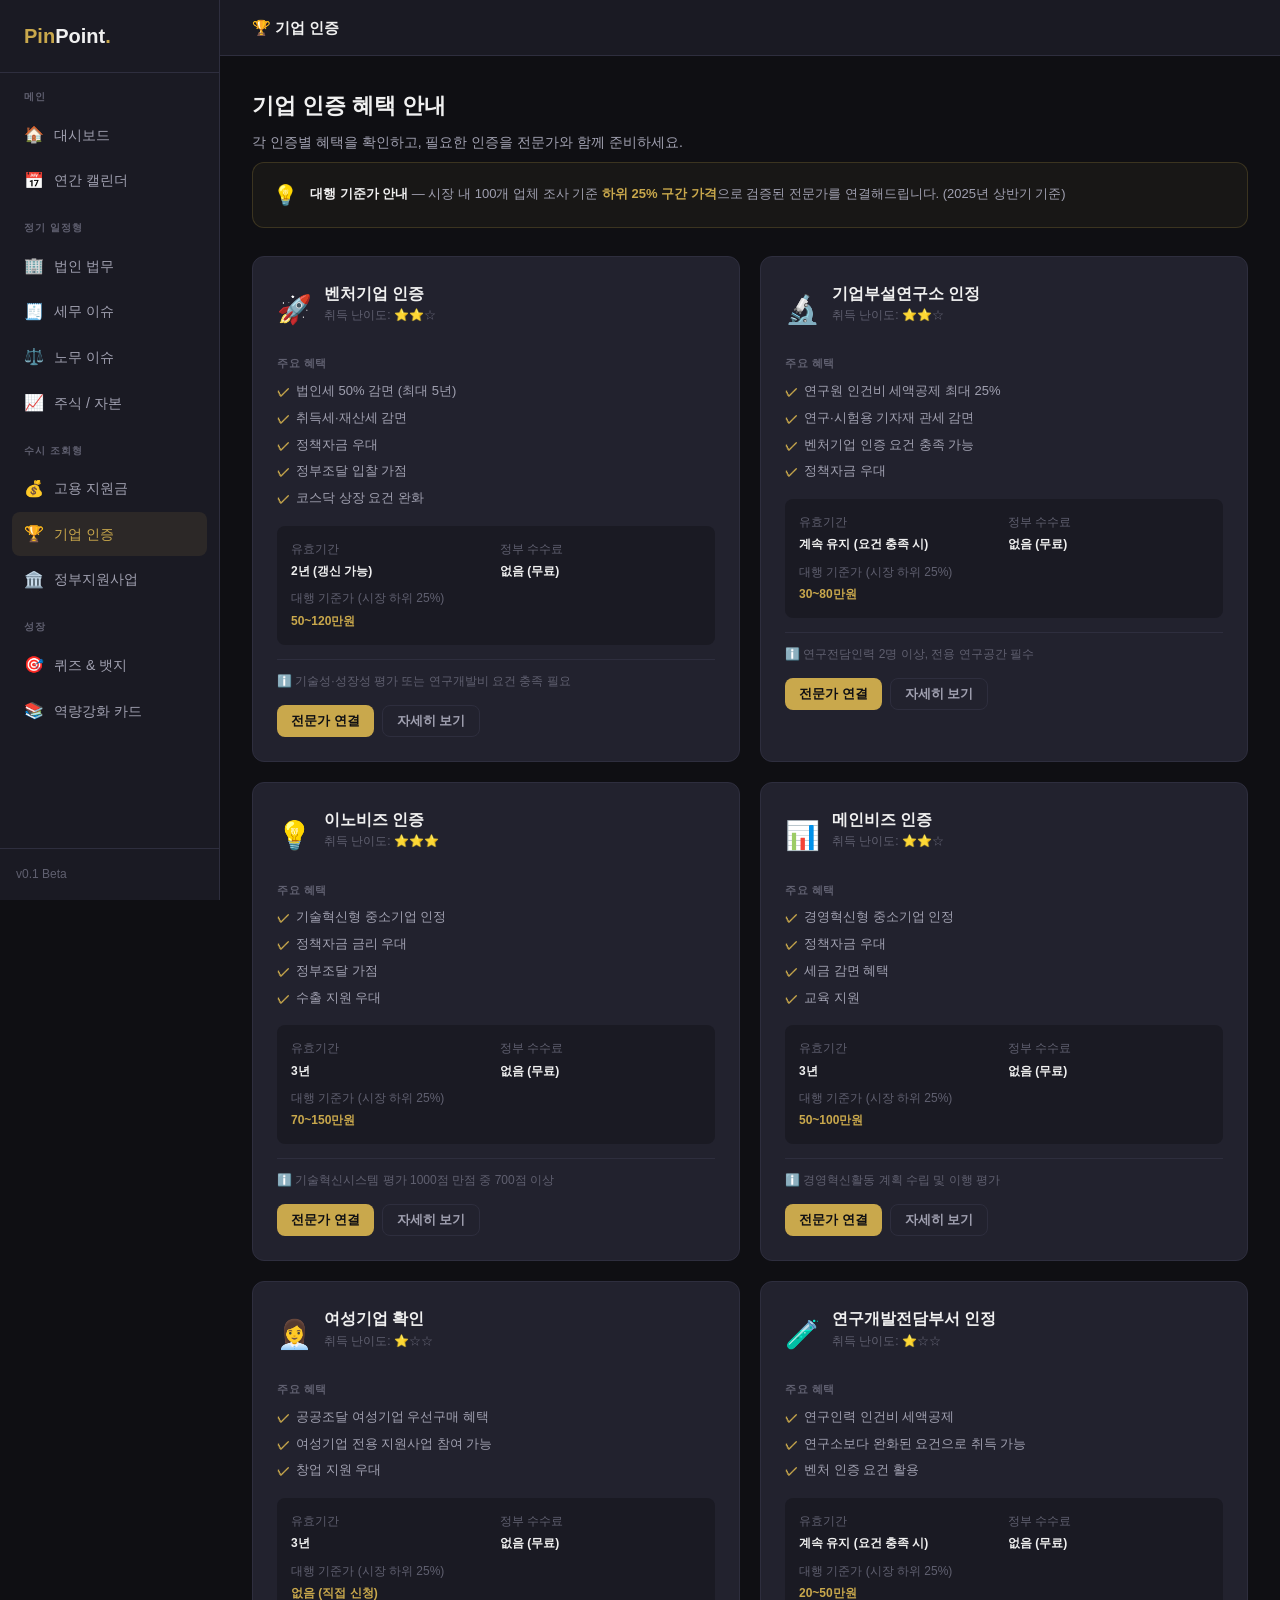
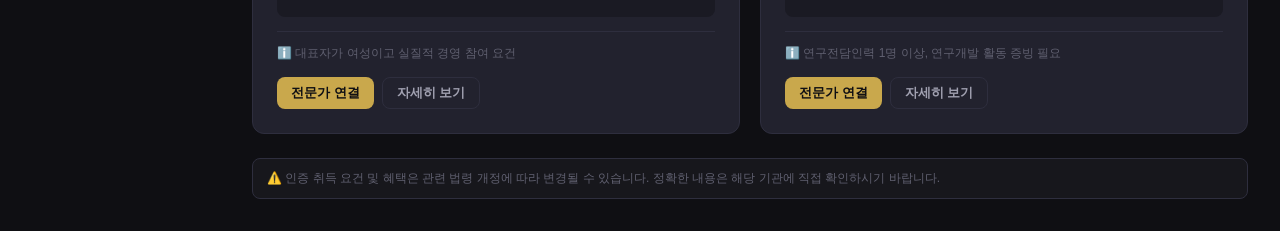
<file: cert.html>
<!DOCTYPE html>
<html lang="ko">
<head>
  <meta charset="UTF-8">
  <meta name="viewport" content="width=device-width, initial-scale=1.0">
  <title>PinPoint - 기업 인증</title>
  <link rel="stylesheet" href="style.css">
  <style>
    body { display:flex; min-height:100vh; }
    .sidebar { width:220px; min-height:100vh; background:var(--bg-secondary); border-right:1px solid var(--border); display:flex; flex-direction:column; padding:0; position:fixed; left:0; top:0; z-index:50; }
    .sidebar-logo { padding:20px 24px; font-size:20px; font-weight:800; color:var(--accent-gold); border-bottom:1px solid var(--border); text-decoration:none; display:block; }
    .sidebar-logo span { color:var(--text-primary); }
    .sidebar-section { padding:16px 12px 8px; font-size:10px; font-weight:700; letter-spacing:1px; color:var(--text-muted); text-transform:uppercase; }
    .sidebar-nav { padding:0 12px; flex:1; }
    .sidebar-link { display:flex; align-items:center; gap:10px; padding:9px 12px; border-radius:var(--radius-sm); font-size:14px; color:var(--text-secondary); text-decoration:none; transition:all 0.15s; margin-bottom:2px; }
    .sidebar-link:hover { background:var(--bg-card); color:var(--text-primary); }
    .sidebar-link.active { background:rgba(201,168,76,0.1); color:var(--accent-gold); }
    .sidebar-link .icon { width:20px; text-align:center; font-size:16px; }
    .sidebar-footer { padding:16px; border-top:1px solid var(--border); font-size:12px; color:var(--text-muted); }
    .main-content { margin-left:220px; flex:1; }
    .topbar { height:56px; background:var(--bg-secondary); border-bottom:1px solid var(--border); display:flex; align-items:center; padding:0 32px; position:sticky; top:0; z-index:40; }
    .topbar-title { font-size:15px; font-weight:700; }
    .page { padding:32px; }

    .cert-grid {
      display: grid;
      grid-template-columns: repeat(auto-fill, minmax(340px, 1fr));
      gap: 20px;
      margin-top: 28px;
    }
    .cert-card {
      background: var(--bg-card);
      border: 1px solid var(--border);
      border-radius: var(--radius);
      padding: 24px;
      transition: all 0.2s;
    }
    .cert-card:hover {
      border-color: rgba(201,168,76,0.3);
      box-shadow: 0 4px 20px rgba(0,0,0,0.3);
    }
    .cert-header {
      display: flex;
      align-items: center;
      gap: 12px;
      margin-bottom: 16px;
    }
    .cert-icon { font-size: 28px; }
    .cert-name { font-size: 16px; font-weight: 700; }
    .cert-benefits {
      margin-bottom: 16px;
    }
    .cert-benefit-label {
      font-size: 11px;
      font-weight: 700;
      color: var(--text-muted);
      letter-spacing: 0.5px;
      text-transform: uppercase;
      margin-bottom: 8px;
    }
    .cert-benefit-list {
      list-style: none;
      display: flex;
      flex-direction: column;
      gap: 5px;
    }
    .cert-benefit-list li {
      font-size: 13px;
      color: var(--text-secondary);
      display: flex;
      align-items: flex-start;
      gap: 6px;
    }
    .cert-benefit-list li::before { content: '✓'; color: var(--accent-gold); font-weight: 700; flex-shrink: 0; margin-top: 1px; }
    .cert-meta {
      display: grid;
      grid-template-columns: 1fr 1fr;
      gap: 8px;
      padding: 14px;
      background: var(--bg-secondary);
      border-radius: var(--radius-sm);
      margin-bottom: 14px;
    }
    .cert-meta-item { font-size: 12px; }
    .cert-meta-key { color: var(--text-muted); margin-bottom: 3px; }
    .cert-meta-val { color: var(--text-primary); font-weight: 600; }
    .cert-difficulty { display: flex; align-items: center; gap: 6px; font-size: 12px; color: var(--text-muted); margin-bottom: 14px; }
    .cert-note {
      font-size: 12px;
      color: var(--text-muted);
      border-top: 1px solid var(--border);
      padding-top: 12px;
      margin-bottom: 14px;
    }
    .cert-actions { display: flex; gap: 8px; }

    /* 가격 기준 배너 */
    .price-banner {
      background: rgba(201,168,76,0.05);
      border: 1px solid rgba(201,168,76,0.2);
      border-radius: var(--radius);
      padding: 16px 20px;
      display: flex;
      align-items: center;
      gap: 12px;
      margin-bottom: 8px;
      font-size: 13px;
      color: var(--text-secondary);
    }
    .price-banner .icon { font-size: 20px; }
  </style>
</head>
<body>
<aside class="sidebar">
  <a href="index.html" class="sidebar-logo">Pin<span>Point</span>.</a>
  <nav class="sidebar-nav">
    <div class="sidebar-section">메인</div>
    <a href="dashboard.html" class="sidebar-link"><span class="icon">🏠</span> 대시보드</a>
    <a href="calendar.html" class="sidebar-link"><span class="icon">📅</span> 연간 캘린더</a>
    <div class="sidebar-section">정기 일정형</div>
    <a href="legal.html" class="sidebar-link"><span class="icon">🏢</span> 법인 법무</a>
    <a href="tax.html" class="sidebar-link"><span class="icon">🧾</span> 세무 이슈</a>
    <a href="labor.html" class="sidebar-link"><span class="icon">⚖️</span> 노무 이슈</a>
    <a href="stock.html" class="sidebar-link"><span class="icon">📈</span> 주식 / 자본</a>
    <div class="sidebar-section">수시 조회형</div>
    <a href="subsidy.html" class="sidebar-link"><span class="icon">💰</span> 고용 지원금</a>
    <a href="cert.html" class="sidebar-link active"><span class="icon">🏆</span> 기업 인증</a>
    <a href="gov.html" class="sidebar-link"><span class="icon">🏛️</span> 정부지원사업</a>
    <div class="sidebar-section">성장</div>
    <a href="quiz.html" class="sidebar-link"><span class="icon">🎯</span> 퀴즈 & 뱃지</a>
    <a href="knowledge.html" class="sidebar-link"><span class="icon">📚</span> 역량강화 카드</a>
  </nav>
  <div class="sidebar-footer">v0.1 Beta</div>
</aside>

<div class="main-content">
  <div class="topbar">
    <span class="topbar-title">🏆 기업 인증</span>
  </div>
  <div class="page">
    <div style="margin-bottom:8px;">
      <h2 style="font-size:22px; font-weight:800; margin-bottom:8px;">기업 인증 혜택 안내</h2>
      <p style="color:var(--text-secondary); font-size:14px;">각 인증별 혜택을 확인하고, 필요한 인증을 전문가와 함께 준비하세요.</p>
    </div>

    <div class="price-banner">
      <span class="icon">💡</span>
      <div>
        <strong style="color:var(--text-primary);">대행 기준가 안내</strong> — 시장 내 100개 업체 조사 기준 <strong style="color:var(--accent-gold);">하위 25% 구간 가격</strong>으로 검증된 전문가를 연결해드립니다. (2025년 상반기 기준)
      </div>
    </div>

    <div class="cert-grid" id="cert-grid">
      <!-- JS 렌더링 -->
    </div>

    <div class="disclaimer" style="margin-top:24px;">
      인증 취득 요건 및 혜택은 관련 법령 개정에 따라 변경될 수 있습니다. 정확한 내용은 해당 기관에 직접 확인하시기 바랍니다.
    </div>
  </div>
</div>

<!-- 전문가 연결 모달 -->
<div id="expert-modal" style="display:none;" class="modal-overlay">
  <div class="modal">
    <div class="modal-header">
      <span class="modal-title" id="expert-modal-title">전문가 연결</span>
      <button class="modal-close" onclick="document.getElementById('expert-modal').style.display='none'">✕</button>
    </div>
    <div class="modal-body">
      <p style="color:var(--text-secondary); font-size:14px; margin-bottom:20px;" id="expert-modal-desc"></p>
      <div id="expert-list">
        <div class="card" style="margin-bottom:12px;">
          <div style="display:flex; justify-content:space-between; align-items:center; margin-bottom:8px;">
            <div style="font-weight:700;">A 전문가 그룹</div>
            <div class="badge badge-gold">⭐ 4.9</div>
          </div>
          <div style="font-size:13px; color:var(--text-secondary); margin-bottom:10px;">평균 처리기간 14일 · 처리실적 120건 · 서울</div>
          <button class="btn btn-primary btn-sm" onclick="showToast('연락처가 전달되었습니다. 곧 연락드립니다.', 'success'); document.getElementById('expert-modal').style.display='none'">문의하기</button>
        </div>
        <div class="card" style="margin-bottom:12px;">
          <div style="display:flex; justify-content:space-between; align-items:center; margin-bottom:8px;">
            <div style="font-weight:700;">B 전문가 그룹</div>
            <div class="badge badge-gold">⭐ 4.7</div>
          </div>
          <div style="font-size:13px; color:var(--text-secondary); margin-bottom:10px;">평균 처리기간 10일 · 처리실적 85건 · 전국</div>
          <button class="btn btn-primary btn-sm" onclick="showToast('연락처가 전달되었습니다. 곧 연락드립니다.', 'success'); document.getElementById('expert-modal').style.display='none'">문의하기</button>
        </div>
        <div class="card">
          <div style="display:flex; justify-content:space-between; align-items:center; margin-bottom:8px;">
            <div style="font-weight:700;">C 전문가 그룹</div>
            <div class="badge badge-gold">⭐ 4.8</div>
          </div>
          <div style="font-size:13px; color:var(--text-secondary); margin-bottom:10px;">평균 처리기간 21일 · 처리실적 200건 · 경기</div>
          <button class="btn btn-primary btn-sm" onclick="showToast('연락처가 전달되었습니다. 곧 연락드립니다.', 'success'); document.getElementById('expert-modal').style.display='none'">문의하기</button>
        </div>
      </div>
      <div class="disclaimer" style="margin-top:16px;">모든 전문가는 검증된 경력 5년 이상, 분쟁·민원 이력 없는 파트너입니다. 가격은 시장 하위 25% 기준가로 동일하게 적용됩니다.</div>
    </div>
  </div>
</div>

<script src="app.js"></script>
<script>
  function renderCerts() {
    document.getElementById('cert-grid').innerHTML = certificationData.map(cert => `
      <div class="cert-card">
        <div class="cert-header">
          <span class="cert-icon">${cert.icon}</span>
          <div>
            <div class="cert-name">${cert.name}</div>
            <div class="cert-difficulty">취득 난이도: ${renderDifficulty(cert.difficulty)}</div>
          </div>
        </div>
        <div class="cert-benefits">
          <div class="cert-benefit-label">주요 혜택</div>
          <ul class="cert-benefit-list">
            ${cert.benefits.map(b => `<li>${b}</li>`).join('')}
          </ul>
        </div>
        <div class="cert-meta">
          <div class="cert-meta-item">
            <div class="cert-meta-key">유효기간</div>
            <div class="cert-meta-val">${cert.validity}</div>
          </div>
          <div class="cert-meta-item">
            <div class="cert-meta-key">정부 수수료</div>
            <div class="cert-meta-val">${cert.govFee}</div>
          </div>
          <div class="cert-meta-item" style="grid-column:1/-1;">
            <div class="cert-meta-key">대행 기준가 (시장 하위 25%)</div>
            <div class="cert-meta-val" style="color:var(--accent-gold);">${cert.agencyFee}</div>
          </div>
        </div>
        <div class="cert-note">ℹ️ ${cert.note}</div>
        <div class="cert-actions">
          <button class="btn btn-primary btn-sm" onclick="openExpertModal('${cert.name}', '${cert.agencyFee}')">전문가 연결</button>
          <button class="btn btn-ghost btn-sm">자세히 보기</button>
        </div>
      </div>
    `).join('');
  }

  function openExpertModal(certName, price) {
    document.getElementById('expert-modal-title').textContent = `${certName} - 전문가 연결`;
    document.getElementById('expert-modal-desc').textContent = `기준가 ${price} 기준으로 검증된 전문가를 연결해드립니다. 아래 목록에서 선택하여 문의하세요.`;
    document.getElementById('expert-modal').style.display = 'flex';
  }

  renderCerts();
</script>
</body>
</html>
</file>
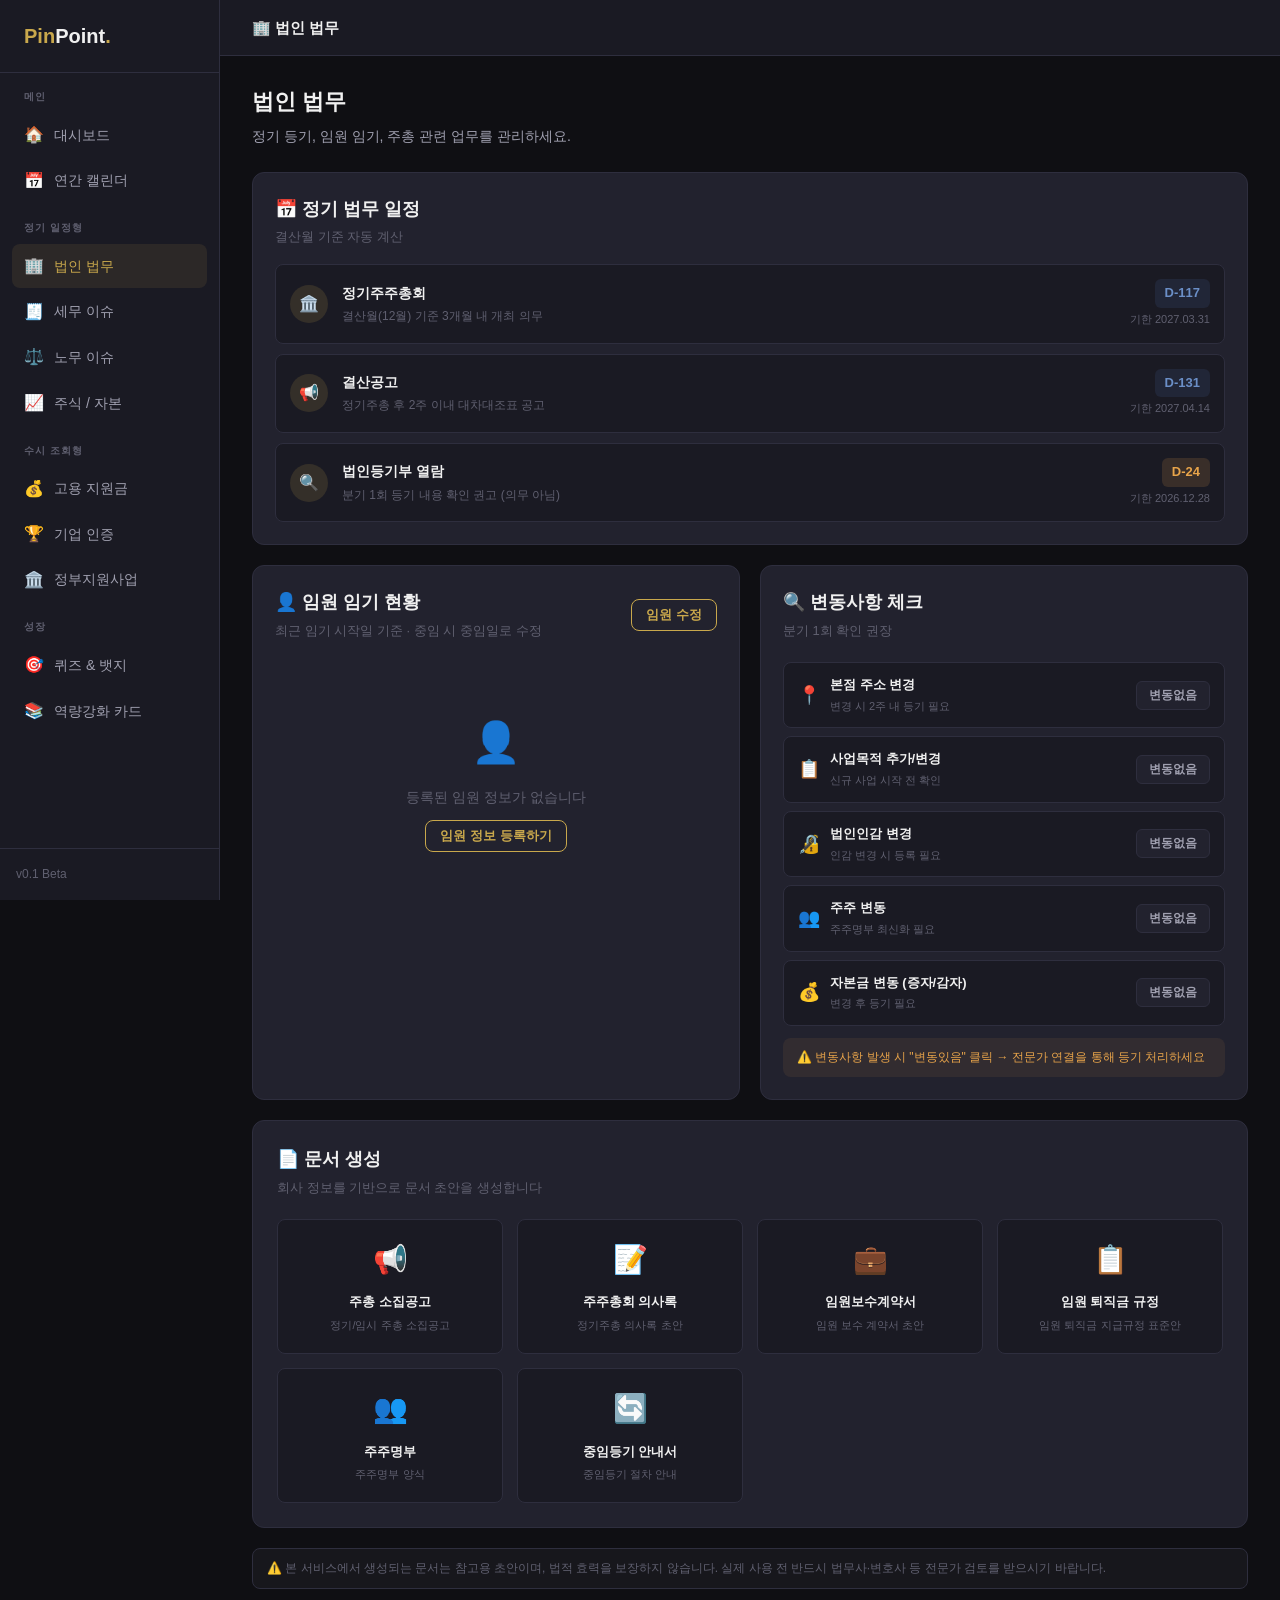
<file: legal.html>
<!DOCTYPE html>
<html lang="ko">
<head>
  <meta charset="UTF-8">
  <meta name="viewport" content="width=device-width, initial-scale=1.0">
  <title>PinPoint - 법인 법무</title>
  <link rel="stylesheet" href="style.css">
  <style>
    body { display:flex; min-height:100vh; }
    .sidebar { width:220px; min-height:100vh; background:var(--bg-secondary); border-right:1px solid var(--border); display:flex; flex-direction:column; padding:0; position:fixed; left:0; top:0; z-index:50; }
    .sidebar-logo { padding:20px 24px; font-size:20px; font-weight:800; color:var(--accent-gold); border-bottom:1px solid var(--border); text-decoration:none; display:block; }
    .sidebar-logo span { color:var(--text-primary); }
    .sidebar-section { padding:16px 12px 8px; font-size:10px; font-weight:700; letter-spacing:1px; color:var(--text-muted); text-transform:uppercase; }
    .sidebar-nav { padding:0 12px; flex:1; }
    .sidebar-link { display:flex; align-items:center; gap:10px; padding:9px 12px; border-radius:var(--radius-sm); font-size:14px; color:var(--text-secondary); text-decoration:none; transition:all 0.15s; margin-bottom:2px; }
    .sidebar-link:hover { background:var(--bg-card); color:var(--text-primary); }
    .sidebar-link.active { background:rgba(201,168,76,0.1); color:var(--accent-gold); }
    .sidebar-link .icon { width:20px; text-align:center; font-size:16px; }
    .sidebar-footer { padding:16px; border-top:1px solid var(--border); font-size:12px; color:var(--text-muted); }
    .main-content { margin-left:220px; flex:1; }
    .topbar { height:56px; background:var(--bg-secondary); border-bottom:1px solid var(--border); display:flex; align-items:center; padding:0 32px; position:sticky; top:0; z-index:40; }
    .topbar-title { font-size:15px; font-weight:700; }
    .page { padding:28px 32px; }

    .page-grid { display:grid; grid-template-columns:1fr 1fr; gap:20px; margin-bottom:20px; }

    /* 임원 임기 카드 */
    .director-card { background:var(--bg-card); border:1px solid var(--border); border-radius:var(--radius); padding:22px; }
    .director-list { display:flex; flex-direction:column; gap:10px; margin-top:16px; }
    .director-item { display:flex; align-items:center; gap:14px; padding:14px; background:var(--bg-secondary); border-radius:var(--radius-sm); border:1px solid var(--border); }
    .director-avatar { width:38px; height:38px; border-radius:50%; background:rgba(201,168,76,0.15); display:flex; align-items:center; justify-content:center; font-size:16px; flex-shrink:0; }
    .director-info { flex:1; }
    .director-name { font-size:14px; font-weight:700; margin-bottom:3px; }
    .director-role { font-size:12px; color:var(--text-muted); }
    .director-dday { text-align:right; }
    .dday-badge { font-size:13px; font-weight:800; padding:4px 10px; border-radius:6px; display:inline-block; }
    .dday-red { background:rgba(232,90,74,0.15); color:var(--danger); }
    .dday-yellow { background:rgba(232,164,74,0.15); color:var(--warning); }
    .dday-blue { background:rgba(74,111,165,0.15); color:var(--accent-blue-light); }
    .dday-green { background:rgba(76,175,130,0.15); color:var(--success); }
    .dday-past { background:rgba(255,255,255,0.05); color:var(--text-muted); }
    .director-expire { font-size:11px; color:var(--text-muted); margin-top:3px; }

    /* 변동 체크 */
    .check-card { background:var(--bg-card); border:1px solid var(--border); border-radius:var(--radius); padding:22px; }
    .check-list { display:flex; flex-direction:column; gap:8px; margin-top:16px; }
    .check-item { display:flex; align-items:center; justify-content:space-between; padding:12px 14px; background:var(--bg-secondary); border-radius:var(--radius-sm); border:1px solid var(--border); }
    .check-item-left { display:flex; align-items:center; gap:10px; }
    .check-item-icon { font-size:18px; }
    .check-item-text { font-size:13px; font-weight:600; }
    .check-item-sub { font-size:11px; color:var(--text-muted); margin-top:2px; }
    .check-btn { padding:5px 12px; border-radius:6px; font-size:12px; font-weight:600; border:1px solid var(--border); background:var(--bg-card); color:var(--text-secondary); cursor:pointer; transition:all 0.15s; }
    .check-btn:hover { border-color:var(--accent-gold); color:var(--accent-gold); }
    .check-btn.checked { border-color:var(--success); color:var(--success); background:rgba(76,175,130,0.1); }

    /* 문서 생성 */
    .doc-grid { display:grid; grid-template-columns:repeat(auto-fill, minmax(200px, 1fr)); gap:14px; margin-top:16px; }
    .doc-item { background:var(--bg-secondary); border:1px solid var(--border); border-radius:var(--radius-sm); padding:18px; text-align:center; cursor:pointer; transition:all 0.2s; }
    .doc-item:hover { border-color:rgba(201,168,76,0.4); background:rgba(201,168,76,0.05); transform:translateY(-2px); }
    .doc-icon { font-size:28px; margin-bottom:10px; }
    .doc-name { font-size:13px; font-weight:700; margin-bottom:4px; }
    .doc-desc { font-size:11px; color:var(--text-muted); }

    @media(max-width:768px) { .sidebar{display:none;} .main-content{margin-left:0;} .page{padding:16px;} .page-grid{grid-template-columns:1fr;} }
  </style>
</head>
<body>
<aside class="sidebar">
  <a href="index.html" class="sidebar-logo">Pin<span>Point</span>.</a>
  <nav class="sidebar-nav">
    <div class="sidebar-section">메인</div>
    <a href="dashboard.html" class="sidebar-link"><span class="icon">🏠</span> 대시보드</a>
    <a href="calendar.html" class="sidebar-link"><span class="icon">📅</span> 연간 캘린더</a>
    <div class="sidebar-section">정기 일정형</div>
    <a href="legal.html" class="sidebar-link active"><span class="icon">🏢</span> 법인 법무</a>
    <a href="tax.html" class="sidebar-link"><span class="icon">🧾</span> 세무 이슈</a>
    <a href="labor.html" class="sidebar-link"><span class="icon">⚖️</span> 노무 이슈</a>
    <a href="stock.html" class="sidebar-link"><span class="icon">📈</span> 주식 / 자본</a>
    <div class="sidebar-section">수시 조회형</div>
    <a href="subsidy.html" class="sidebar-link"><span class="icon">💰</span> 고용 지원금</a>
    <a href="cert.html" class="sidebar-link"><span class="icon">🏆</span> 기업 인증</a>
    <a href="gov.html" class="sidebar-link"><span class="icon">🏛️</span> 정부지원사업</a>
    <div class="sidebar-section">성장</div>
    <a href="quiz.html" class="sidebar-link"><span class="icon">🎯</span> 퀴즈 & 뱃지</a>
    <a href="knowledge.html" class="sidebar-link"><span class="icon">📚</span> 역량강화 카드</a>
  </nav>
  <div class="sidebar-footer">v0.1 Beta</div>
</aside>

<div class="main-content">
  <div class="topbar"><span class="topbar-title">🏢 법인 법무</span></div>
  <div class="page">

    <div style="margin-bottom:24px;">
      <h2 style="font-size:22px; font-weight:800; margin-bottom:6px;">법인 법무</h2>
      <p style="color:var(--text-secondary); font-size:14px;">정기 등기, 임원 임기, 주총 관련 업무를 관리하세요.</p>
    </div>

    <!-- 정기 법무 일정 D-day -->
    <div class="card" style="margin-bottom:20px; padding:22px;">
      <div class="section-header" style="margin-bottom:16px;">
        <div>
          <div class="section-title">📅 정기 법무 일정</div>
          <div class="section-sub">결산월 기준 자동 계산</div>
        </div>
      </div>
      <div id="legal-schedule-list" style="display:flex; flex-direction:column; gap:10px;"></div>
    </div>

    <div class="page-grid">
      <!-- 임원 임기 현황 -->
      <div class="director-card">
        <div class="section-header">
          <div>
            <div class="section-title">👤 임원 임기 현황</div>
            <div class="section-sub">최근 임기 시작일 기준 · 중임 시 중임일로 수정</div>
          </div>
          <button class="btn btn-outline btn-sm" onclick="openCompanySetup()">임원 수정</button>
        </div>
        <div class="director-list" id="director-list"></div>
      </div>

      <!-- 변동 체크 -->
      <div class="check-card">
        <div class="section-header">
          <div>
            <div class="section-title">🔍 변동사항 체크</div>
            <div class="section-sub">분기 1회 확인 권장</div>
          </div>
        </div>
        <div class="check-list">
          <div class="check-item">
            <div class="check-item-left">
              <span class="check-item-icon">📍</span>
              <div>
                <div class="check-item-text">본점 주소 변경</div>
                <div class="check-item-sub">변경 시 2주 내 등기 필요</div>
              </div>
            </div>
            <button class="check-btn" onclick="toggleCheck(this)">변동없음</button>
          </div>
          <div class="check-item">
            <div class="check-item-left">
              <span class="check-item-icon">📋</span>
              <div>
                <div class="check-item-text">사업목적 추가/변경</div>
                <div class="check-item-sub">신규 사업 시작 전 확인</div>
              </div>
            </div>
            <button class="check-btn" onclick="toggleCheck(this)">변동없음</button>
          </div>
          <div class="check-item">
            <div class="check-item-left">
              <span class="check-item-icon">🔏</span>
              <div>
                <div class="check-item-text">법인인감 변경</div>
                <div class="check-item-sub">인감 변경 시 등록 필요</div>
              </div>
            </div>
            <button class="check-btn" onclick="toggleCheck(this)">변동없음</button>
          </div>
          <div class="check-item">
            <div class="check-item-left">
              <span class="check-item-icon">👥</span>
              <div>
                <div class="check-item-text">주주 변동</div>
                <div class="check-item-sub">주주명부 최신화 필요</div>
              </div>
            </div>
            <button class="check-btn" onclick="toggleCheck(this)">변동없음</button>
          </div>
          <div class="check-item">
            <div class="check-item-left">
              <span class="check-item-icon">💰</span>
              <div>
                <div class="check-item-text">자본금 변동 (증자/감자)</div>
                <div class="check-item-sub">변경 후 등기 필요</div>
              </div>
            </div>
            <button class="check-btn" onclick="toggleCheck(this)">변동없음</button>
          </div>
        </div>
        <div style="margin-top:12px; padding:10px 14px; background:rgba(232,164,74,0.08); border-radius:var(--radius-sm); font-size:12px; color:var(--warning);">
          ⚠️ 변동사항 발생 시 "변동있음" 클릭 → 전문가 연결을 통해 등기 처리하세요
        </div>
      </div>
    </div>

    <!-- 문서 생성 -->
    <div class="card" style="margin-bottom:20px;">
      <div class="section-header">
        <div>
          <div class="section-title">📄 문서 생성</div>
          <div class="section-sub">회사 정보를 기반으로 문서 초안을 생성합니다</div>
        </div>
      </div>
      <div class="doc-grid">
        <div class="doc-item" onclick="generateDoc('주총소집공고')">
          <div class="doc-icon">📢</div>
          <div class="doc-name">주총 소집공고</div>
          <div class="doc-desc">정기/임시 주총 소집공고</div>
        </div>
        <div class="doc-item" onclick="generateDoc('주주총회의사록')">
          <div class="doc-icon">📝</div>
          <div class="doc-name">주주총회 의사록</div>
          <div class="doc-desc">정기주총 의사록 초안</div>
        </div>
        <div class="doc-item" onclick="generateDoc('임원보수계약서')">
          <div class="doc-icon">💼</div>
          <div class="doc-name">임원보수계약서</div>
          <div class="doc-desc">임원 보수 계약서 초안</div>
        </div>
        <div class="doc-item" onclick="generateDoc('임원퇴직금지급규정')">
          <div class="doc-icon">📋</div>
          <div class="doc-name">임원 퇴직금 규정</div>
          <div class="doc-desc">임원 퇴직금 지급규정 표준안</div>
        </div>
        <div class="doc-item" onclick="generateDoc('주주명부')">
          <div class="doc-icon">👥</div>
          <div class="doc-name">주주명부</div>
          <div class="doc-desc">주주명부 양식</div>
        </div>
        <div class="doc-item" onclick="generateDoc('중임등기안내')">
          <div class="doc-icon">🔄</div>
          <div class="doc-name">중임등기 안내서</div>
          <div class="doc-desc">중임등기 절차 안내</div>
        </div>
      </div>
    </div>

    <div class="disclaimer">
      본 서비스에서 생성되는 문서는 참고용 초안이며, 법적 효력을 보장하지 않습니다. 실제 사용 전 반드시 법무사·변호사 등 전문가 검토를 받으시기 바랍니다.
    </div>
  </div>
</div>

<!-- 문서 생성 모달 -->
<div id="doc-modal" style="display:none;" class="modal-overlay">
  <div class="modal" style="max-width:520px;">
    <div class="modal-header">
      <span class="modal-title" id="doc-modal-title">문서 생성</span>
      <button class="modal-close" onclick="document.getElementById('doc-modal').style.display='none'">✕</button>
    </div>
    <div class="modal-body" id="doc-modal-body"></div>
  </div>
</div>

<!-- 변동있음 모달 -->
<div id="change-modal" style="display:none;" class="modal-overlay">
  <div class="modal" style="max-width:440px;">
    <div class="modal-header">
      <span class="modal-title">⚠️ 변동사항 발생</span>
      <button class="modal-close" onclick="document.getElementById('change-modal').style.display='none'">✕</button>
    </div>
    <div class="modal-body">
      <p style="color:var(--text-secondary); font-size:14px; margin-bottom:20px;">변동사항이 발생했다면 빠른 시일 내에 등기 처리가 필요합니다. 전문가를 연결해드릴까요?</p>
      <div style="display:flex; gap:10px; justify-content:flex-end;">
        <button class="btn btn-ghost" onclick="document.getElementById('change-modal').style.display='none'">나중에</button>
        <button class="btn btn-primary" onclick="showToast('전문가 연결 요청이 접수되었습니다.', 'success'); document.getElementById('change-modal').style.display='none'">전문가 연결하기</button>
      </div>
    </div>
  </div>
</div>

<script src="app.js"></script>
<script>
  function renderDirectors() {
    const company = CompanyStore.get();
    const list = document.getElementById('director-list');
    if (!company || !company.directors || company.directors.length === 0) {
      list.innerHTML = `
        <div class="empty-state">
          <div class="icon">👤</div>
          <p>등록된 임원 정보가 없습니다</p>
          <button class="btn btn-outline btn-sm" style="margin-top:12px;" onclick="openCompanySetup()">임원 정보 등록하기</button>
        </div>`;
      return;
    }
    list.innerHTML = company.directors.map(d => {
      if (!d.date) return '';
      const appoint = new Date(d.date);
      const expire = new Date(appoint);
      expire.setFullYear(expire.getFullYear() + 3);
      const days = Math.ceil((expire - new Date()) / (1000*60*60*24));
      let ddayClass, ddayText;
      if (days < 0) { ddayClass='dday-green'; ddayText='만료'; }
      else if (days <= 30) { ddayClass='dday-red'; ddayText=`D-${days}`; }
      else if (days <= 90) { ddayClass='dday-yellow'; ddayText=`D-${days}`; }
      else { ddayClass='dday-blue'; ddayText=`D-${days}`; }
      return `
        <div class="director-item">
          <div class="director-avatar">👤</div>
          <div class="director-info">
            <div class="director-name">${d.name}</div>
            <div class="director-role">${d.role || '임원'} · 취임 ${DateUtil.format(d.date)}</div>
          </div>
          <div class="director-dday">
            <div class="dday-badge ${ddayClass}">${ddayText}</div>
            <div class="director-expire">만료 ${DateUtil.format(expire)}</div>
          </div>
        </div>`;
    }).join('');
  }

  function openCompanySetup() {
    showToast('대시보드에서 회사 정보를 수정해주세요.', 'info');
    setTimeout(() => window.location.href='dashboard.html', 1500);
  }

  function toggleCheck(btn) {
    if (btn.classList.contains('checked')) {
      btn.classList.remove('checked');
      btn.textContent = '변동없음';
    } else {
      btn.classList.add('checked');
      btn.textContent = '변동있음';
      document.getElementById('change-modal').style.display = 'flex';
    }
  }

  function generateDoc(type) {
    const company = CompanyStore.get();
    const companyName = company ? company.name : '(주)회사명';
    const today = DateUtil.format(new Date());
    const templates = {
      '주총소집공고': {
        title: '정기주주총회 소집공고',
        content: `
          <div class="form-group"><label class="form-label">회사명</label><input class="form-input" value="${companyName}"></div>
          <div class="form-group"><label class="form-label">주총 일시</label><input class="form-input" type="datetime-local"></div>
          <div class="form-group"><label class="form-label">주총 장소</label><input class="form-input" placeholder="서울시 ○○구 ○○로 ○○"></div>
          <div class="form-group"><label class="form-label">안건</label><textarea class="form-input" rows="3" placeholder="제1호 의안: 제○기 재무제표 승인의 건&#10;제2호 의안: 이사 보수 한도 승인의 건"></textarea></div>
          <button class="btn btn-primary" style="width:100%;" onclick="showToast('문서 초안이 생성되었습니다. (출력 기능은 준비 중)', 'success')">초안 생성하기</button>
          <div class="disclaimer">참고용 초안입니다. 실제 사용 전 전문가 검토를 받으세요.</div>`
      },
      '주주총회의사록': {
        title: '주주총회 의사록',
        content: `
          <div class="form-group"><label class="form-label">회사명</label><input class="form-input" value="${companyName}"></div>
          <div class="form-group"><label class="form-label">개최일시</label><input class="form-input" type="datetime-local"></div>
          <div class="form-group"><label class="form-label">출석 주주 / 의결권</label><input class="form-input" placeholder="총 발행주식 ○○○주 중 ○○○주 출석"></div>
          <div class="form-group"><label class="form-label">의장</label><input class="form-input" placeholder="대표이사 ○○○"></div>
          <button class="btn btn-primary" style="width:100%;" onclick="showToast('문서 초안이 생성되었습니다. (출력 기능은 준비 중)', 'success')">초안 생성하기</button>
          <div class="disclaimer">참고용 초안입니다. 실제 사용 전 전문가 검토를 받으세요.</div>`
      },
      '임원보수계약서': {
        title: '임원보수계약서',
        content: `
          <div class="form-group"><label class="form-label">회사명</label><input class="form-input" value="${companyName}"></div>
          <div class="form-group"><label class="form-label">임원 성명</label><input class="form-input" placeholder="홍길동"></div>
          <div class="form-group"><label class="form-label">직책</label><input class="form-input" placeholder="대표이사 / 이사 / 감사"></div>
          <div class="form-group"><label class="form-label">월 보수액</label><input class="form-input" placeholder="금 ○○○○만원정 (₩○,○○○,○○○)"></div>
          <div class="form-group"><label class="form-label">계약 기간</label><input class="form-input" placeholder="${today} ~ "></div>
          <button class="btn btn-primary" style="width:100%;" onclick="showToast('문서 초안이 생성되었습니다. (출력 기능은 준비 중)', 'success')">초안 생성하기</button>
          <div class="disclaimer">참고용 초안입니다. 실제 사용 전 전문가 검토를 받으세요.</div>`
      },
      default: {
        title: type,
        content: `
          <div style="text-align:center; padding:24px;">
            <div style="font-size:40px; margin-bottom:12px;">📋</div>
            <p style="color:var(--text-secondary); margin-bottom:20px;">${type} 양식을 준비 중입니다.<br>빠른 시일 내에 제공해드리겠습니다.</p>
            <button class="btn btn-primary" onclick="showToast('요청이 접수되었습니다.', 'success'); document.getElementById('doc-modal').style.display='none'">요청하기</button>
          </div>`
      }
    };
    const tpl = templates[type] || templates.default;
    document.getElementById('doc-modal-title').textContent = tpl.title;
    document.getElementById('doc-modal-body').innerHTML = tpl.content;
    document.getElementById('doc-modal').style.display = 'flex';
  }

  function renderLegalSchedule() {
    const company = CompanyStore.get();
    const fiscalMonth = company && company.fiscalMonth ? parseInt(company.fiscalMonth) : 12;
    const today = new Date();
    const currentYear = today.getFullYear();

    // 결산월 기준 정기 일정 계산 (30일 이내 지난 것은 유지, 그 이상은 내년)
    function getDeadline(month, day) {
      let d = new Date(currentYear, month - 1, day);
      const diff = Math.ceil((d - today) / (1000*60*60*24));
      if (diff < -30) d = new Date(currentYear + 1, month - 1, day);
      return d;
    }

    // 정기주총: 결산월+3개월 말일
    const agmMonth = (fiscalMonth + 2) % 12 + 1;
    const agmLastDay = new Date(currentYear, agmMonth, 0).getDate();
    const agmDeadline = getDeadline(agmMonth, agmLastDay);

    // 결산공고: 정기주총 후 2주
    const disclosureDeadline = new Date(agmDeadline);
    disclosureDeadline.setDate(disclosureDeadline.getDate() + 14);

    // 법인등기부 열람: 분기 1회 (3,6,9,12월 말)
    const quarters = [3, 6, 9, 12];
    let nextReviewMonth = quarters.find(m => {
      const d = new Date(currentYear, m - 1, 28);
      return Math.ceil((d - today) / (1000*60*60*24)) >= -30;
    }) || 3;
    const reviewDeadline = getDeadline(nextReviewMonth, 28);

    const schedules = [
      { icon: '🏛️', name: '정기주주총회', deadline: agmDeadline, desc: `결산월(${fiscalMonth}월) 기준 3개월 내 개최 의무` },
      { icon: '📢', name: '결산공고', deadline: disclosureDeadline, desc: '정기주총 후 2주 이내 대차대조표 공고' },
      { icon: '🔍', name: '법인등기부 열람', deadline: reviewDeadline, desc: '분기 1회 등기 내용 확인 권고 (의무 아님)' }
    ].map(s => {
      const diff = Math.ceil((s.deadline - today) / (1000*60*60*24));
      let cls, label;
      if (diff < 0) { cls = 'dday-past'; label = `D+${Math.abs(diff)}`; }
      else if (diff === 0) { cls = 'dday-red'; label = 'D-Day'; }
      else if (diff <= 14) { cls = 'dday-red'; label = `D-${diff}`; }
      else if (diff <= 60) { cls = 'dday-yellow'; label = `D-${diff}`; }
      else if (diff <= 180) { cls = 'dday-blue'; label = `D-${diff}`; }
      else { cls = 'dday-green'; label = `D-${diff}`; }
      return { ...s, diff, cls, label };
    });

    const list = document.getElementById('legal-schedule-list');
    list.innerHTML = schedules.map(s => `
      <div class="director-item" style="opacity:${s.diff < 0 ? '0.6' : '1'};">
        <div class="director-avatar">${s.icon}</div>
        <div class="director-info">
          <div class="director-name" style="${s.diff < 0 ? 'text-decoration:line-through;color:var(--text-muted);' : ''}">${s.name}</div>
          <div class="director-role">${s.desc}</div>
          ${s.diff < 0 ? `<div style="font-size:11px;color:var(--text-muted);margin-top:2px;">⚠️ ${Math.abs(s.diff)}일 전 마감 — 처리 여부를 확인해보세요</div>` : ''}
        </div>
        <div class="director-dday">
          <div class="dday-badge ${s.cls}">${s.label}</div>
          <div class="director-expire">기한 ${DateUtil.format(s.deadline)}</div>
        </div>
      </div>`).join('');
  }

  renderLegalSchedule();
  renderDirectors();
  renderSoleBanner([
    '임원 임기, 정기주주총회, 결산공고는 법인사업자에만 해당됩니다.',
    '개인사업자는 사업자등록증 업종 변경, 사업장 이전 등 변동사항 체크 위주로 활용하세요.'
  ]);
</script>
</body>
</html>
</file>
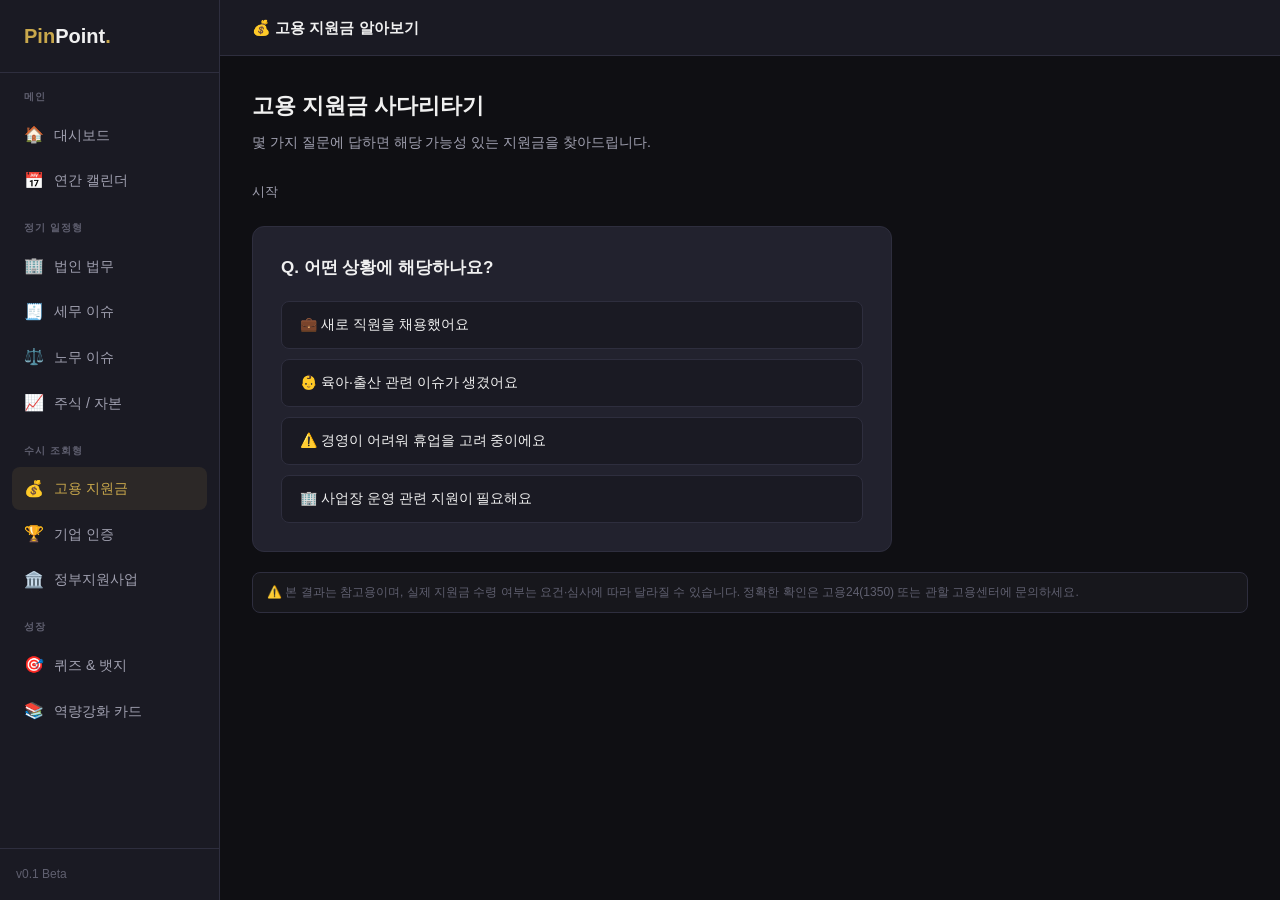
<file: subsidy.html>
<!DOCTYPE html>
<html lang="ko">
<head>
  <meta charset="UTF-8">
  <meta name="viewport" content="width=device-width, initial-scale=1.0">
  <title>PinPoint - 고용 지원금</title>
  <link rel="stylesheet" href="style.css">
  <style>
    body { display:flex; min-height:100vh; }
    .sidebar { width:220px; min-height:100vh; background:var(--bg-secondary); border-right:1px solid var(--border); display:flex; flex-direction:column; padding:0; position:fixed; left:0; top:0; z-index:50; }
    .sidebar-logo { padding:20px 24px; font-size:20px; font-weight:800; color:var(--accent-gold); border-bottom:1px solid var(--border); text-decoration:none; display:block; }
    .sidebar-logo span { color:var(--text-primary); }
    .sidebar-section { padding:16px 12px 8px; font-size:10px; font-weight:700; letter-spacing:1px; color:var(--text-muted); text-transform:uppercase; }
    .sidebar-nav { padding:0 12px; flex:1; }
    .sidebar-link { display:flex; align-items:center; gap:10px; padding:9px 12px; border-radius:var(--radius-sm); font-size:14px; color:var(--text-secondary); text-decoration:none; transition:all 0.15s; margin-bottom:2px; }
    .sidebar-link:hover { background:var(--bg-card); color:var(--text-primary); }
    .sidebar-link.active { background:rgba(201,168,76,0.1); color:var(--accent-gold); }
    .sidebar-link .icon { width:20px; text-align:center; font-size:16px; }
    .sidebar-footer { padding:16px; border-top:1px solid var(--border); font-size:12px; color:var(--text-muted); }
    .main-content { margin-left:220px; flex:1; }
    .topbar { height:56px; background:var(--bg-secondary); border-bottom:1px solid var(--border); display:flex; align-items:center; padding:0 32px; position:sticky; top:0; z-index:40; }
    .topbar-title { font-size:15px; font-weight:700; }
    .page { padding:32px; }

    /* 사다리타기 */
    .ladder-container { max-width: 640px; }
    .ladder-step {
      background: var(--bg-card);
      border: 1px solid var(--border);
      border-radius: var(--radius);
      padding: 28px;
      margin-bottom: 20px;
    }
    .ladder-question {
      font-size: 17px;
      font-weight: 700;
      margin-bottom: 20px;
      line-height: 1.5;
    }
    .ladder-options { display: flex; flex-direction: column; gap: 10px; }
    .ladder-option {
      padding: 14px 18px;
      background: var(--bg-secondary);
      border: 1px solid var(--border);
      border-radius: var(--radius-sm);
      font-size: 14px;
      cursor: pointer;
      text-align: left;
      transition: all 0.15s;
      color: var(--text-primary);
    }
    .ladder-option:hover {
      border-color: var(--accent-gold);
      background: rgba(201,168,76,0.05);
    }
    .ladder-option.selected {
      border-color: var(--accent-gold);
      background: rgba(201,168,76,0.1);
      color: var(--accent-gold);
    }

    /* 결과 카드 */
    .result-card {
      background: var(--bg-card);
      border-radius: var(--radius);
      padding: 28px;
      margin-bottom: 20px;
    }
    .result-card.success { border: 1px solid rgba(76,175,130,0.4); }
    .result-card.fail { border: 1px solid var(--border); }
    .result-icon { font-size: 40px; margin-bottom: 12px; }
    .result-title { font-size: 20px; font-weight: 800; margin-bottom: 16px; }
    .result-detail { display: flex; flex-direction: column; gap: 10px; margin-bottom: 20px; }
    .result-row { display: flex; gap: 12px; font-size: 14px; }
    .result-label { color: var(--text-muted); min-width: 80px; }
    .result-value { color: var(--text-primary); font-weight: 600; }
    .result-note { font-size: 13px; color: var(--text-secondary); background: var(--bg-secondary); border-radius: var(--radius-sm); padding: 10px 14px; margin-bottom: 16px; }
    .result-actions { display: flex; gap: 10px; flex-wrap: wrap; }

    /* 진행 표시 */
    .breadcrumb {
      display: flex;
      align-items: center;
      gap: 6px;
      font-size: 13px;
      color: var(--text-muted);
      margin-bottom: 24px;
    }
    .breadcrumb span { color: var(--text-secondary); }
    .breadcrumb .sep { color: var(--text-muted); }
  </style>
</head>
<body>
<aside class="sidebar">
  <a href="index.html" class="sidebar-logo">Pin<span>Point</span>.</a>
  <nav class="sidebar-nav">
    <div class="sidebar-section">메인</div>
    <a href="dashboard.html" class="sidebar-link"><span class="icon">🏠</span> 대시보드</a>
    <a href="calendar.html" class="sidebar-link"><span class="icon">📅</span> 연간 캘린더</a>
    <div class="sidebar-section">정기 일정형</div>
    <a href="legal.html" class="sidebar-link"><span class="icon">🏢</span> 법인 법무</a>
    <a href="tax.html" class="sidebar-link"><span class="icon">🧾</span> 세무 이슈</a>
    <a href="labor.html" class="sidebar-link"><span class="icon">⚖️</span> 노무 이슈</a>
    <a href="stock.html" class="sidebar-link"><span class="icon">📈</span> 주식 / 자본</a>
    <div class="sidebar-section">수시 조회형</div>
    <a href="subsidy.html" class="sidebar-link active"><span class="icon">💰</span> 고용 지원금</a>
    <a href="cert.html" class="sidebar-link"><span class="icon">🏆</span> 기업 인증</a>
    <a href="gov.html" class="sidebar-link"><span class="icon">🏛️</span> 정부지원사업</a>
    <div class="sidebar-section">성장</div>
    <a href="quiz.html" class="sidebar-link"><span class="icon">🎯</span> 퀴즈 & 뱃지</a>
    <a href="knowledge.html" class="sidebar-link"><span class="icon">📚</span> 역량강화 카드</a>
  </nav>
  <div class="sidebar-footer">v0.1 Beta</div>
</aside>

<div class="main-content">
  <div class="topbar">
    <span class="topbar-title">💰 고용 지원금 알아보기</span>
  </div>
  <div class="page">

    <div style="margin-bottom:28px;">
      <h2 style="font-size:22px; font-weight:800; margin-bottom:8px;">고용 지원금 사다리타기</h2>
      <p style="color:var(--text-secondary); font-size:14px;">몇 가지 질문에 답하면 해당 가능성 있는 지원금을 찾아드립니다.</p>
    </div>

    <!-- 진행 경로 -->
    <div class="breadcrumb" id="breadcrumb">
      <span>시작</span>
    </div>

    <!-- 사다리타기 영역 -->
    <div class="ladder-container" id="ladder-container">
      <!-- JS 렌더링 -->
    </div>

    <div class="disclaimer">
      본 결과는 참고용이며, 실제 지원금 수령 여부는 요건·심사에 따라 달라질 수 있습니다. 정확한 확인은 고용24(1350) 또는 관할 고용센터에 문의하세요.
    </div>
  </div>
</div>

<script src="app.js"></script>
<script>
  let currentNode = 'start';
  let pathHistory = [];
  let labelHistory = ['시작'];

  function renderStep(nodeKey) {
    const node = supportFundTree[nodeKey];
    const container = document.getElementById('ladder-container');

    if (node.type === 'result') {
      renderResult(node);
      return;
    }

    container.innerHTML = `
      <div class="ladder-step">
        <div class="ladder-question">Q. ${node.question}</div>
        <div class="ladder-options">
          ${node.options.map((opt, i) => `
            <button class="ladder-option" onclick="selectOption('${opt.next}', '${opt.label.replace(/'/g, "\\'")}', this)">
              ${opt.label}
            </button>
          `).join('')}
        </div>
      </div>
    `;
  }

  function selectOption(nextKey, label, btn) {
    btn.classList.add('selected');
    btn.closest('.ladder-step').querySelectorAll('.ladder-option').forEach(o => {
      if (o !== btn) { o.disabled = true; o.style.opacity = '0.4'; }
    });
    pathHistory.push(currentNode);
    labelHistory.push(label.replace(/[🎯💼👶⚠️🏢]/g, '').trim());
    currentNode = nextKey;
    updateBreadcrumb();
    setTimeout(() => {
      const node = supportFundTree[nextKey];
      if (node.type === 'result') {
        renderResult(node);
      } else {
        const newStep = document.createElement('div');
        newStep.innerHTML = `
          <div class="ladder-step">
            <div class="ladder-question">Q. ${node.question}</div>
            <div class="ladder-options">
              ${node.options.map((opt, i) => `
                <button class="ladder-option" onclick="selectOption('${opt.next}', '${opt.label.replace(/'/g, "\\'")}', this)">
                  ${opt.label}
                </button>
              `).join('')}
            </div>
          </div>
        `;
        document.getElementById('ladder-container').appendChild(newStep.firstElementChild);
        newStep.firstElementChild && newStep.firstElementChild.scrollIntoView({ behavior: 'smooth', block: 'nearest' });
      }
    }, 300);
  }

  function renderResult(node) {
    const container = document.getElementById('ladder-container');
    const resultDiv = document.createElement('div');
    if (node.success) {
      resultDiv.innerHTML = `
        <div class="result-card success">
          <div class="result-icon">✅</div>
          <div class="result-title">${node.title}</div>
          <div class="result-detail">
            ${node.amount ? `<div class="result-row"><span class="result-label">지원금액</span><span class="result-value">${node.amount}</span></div>` : ''}
            ${node.deadline ? `<div class="result-row"><span class="result-label">신청기한</span><span class="result-value">${node.deadline}</span></div>` : ''}
          </div>
          ${node.note ? `<div class="result-note">⚠️ ${node.note}</div>` : ''}
          <div class="result-actions">
            ${node.link ? `<a href="${node.link}" target="_blank" class="btn btn-primary">신청하러 가기 →</a>` : ''}
            <button class="btn btn-ghost" onclick="resetLadder()">다시 알아보기</button>
          </div>
        </div>
      `;
    } else {
      resultDiv.innerHTML = `
        <div class="result-card fail">
          <div class="result-icon">ℹ️</div>
          <div class="result-title">${node.title}</div>
          <p style="color:var(--text-secondary); font-size:14px; margin-bottom:20px;">${node.message}</p>
          <div class="result-actions">
            <a href="https://www.work24.go.kr" target="_blank" class="btn btn-outline">고용24 바로가기</a>
            <button class="btn btn-ghost" onclick="resetLadder()">다시 알아보기</button>
          </div>
        </div>
      `;
    }
    container.appendChild(resultDiv.firstElementChild);
    resultDiv.firstElementChild && resultDiv.firstElementChild.scrollIntoView({ behavior: 'smooth', block: 'nearest' });
  }

  function updateBreadcrumb() {
    document.getElementById('breadcrumb').innerHTML = labelHistory.map((l, i) => `
      ${i > 0 ? '<span class="sep">›</span>' : ''}
      <span>${l.length > 15 ? l.substring(0, 15) + '...' : l}</span>
    `).join('');
  }

  function resetLadder() {
    currentNode = 'start';
    pathHistory = [];
    labelHistory = ['시작'];
    updateBreadcrumb();
    renderStep('start');
  }

  // 초기화
  renderStep('start');
</script>
</body>
</html>
</file>
<file: style.css>
/* PinPoint - 공통 스타일 */

:root {
  --bg-primary: #0f0f13;
  --bg-secondary: #1a1a23;
  --bg-card: #22222e;
  --bg-card-hover: #2a2a38;
  --accent-gold: #c9a84c;
  --accent-gold-light: #e8c97a;
  --accent-blue: #4a6fa5;
  --accent-blue-light: #6b8fc7;
  --text-primary: #f0f0f0;
  --text-secondary: #a0a0b0;
  --text-muted: #606070;
  --border: #2e2e3e;
  --border-accent: #3e3e50;
  --success: #4caf82;
  --warning: #e8a44a;
  --danger: #e85a4a;
  --radius: 12px;
  --radius-sm: 8px;
  --shadow: 0 4px 24px rgba(0,0,0,0.4);
  --shadow-card: 0 2px 12px rgba(0,0,0,0.3);
}

* {
  margin: 0;
  padding: 0;
  box-sizing: border-box;
}

body {
  font-family: 'Pretendard', 'Apple SD Gothic Neo', 'Noto Sans KR', sans-serif;
  background: var(--bg-primary);
  color: var(--text-primary);
  line-height: 1.6;
  min-height: 100vh;
}

a {
  color: var(--accent-gold);
  text-decoration: none;
}

a:hover {
  color: var(--accent-gold-light);
}

/* ===== 버튼 ===== */
.btn {
  display: inline-flex;
  align-items: center;
  gap: 8px;
  padding: 10px 20px;
  border-radius: var(--radius-sm);
  font-size: 14px;
  font-weight: 600;
  cursor: pointer;
  border: none;
  transition: all 0.2s;
  text-decoration: none;
}

.btn-primary {
  background: var(--accent-gold);
  color: #0f0f13;
}
.btn-primary:hover {
  background: var(--accent-gold-light);
  color: #0f0f13;
  transform: translateY(-1px);
}

.btn-outline {
  background: transparent;
  color: var(--accent-gold);
  border: 1px solid var(--accent-gold);
}
.btn-outline:hover {
  background: rgba(201,168,76,0.1);
}

.btn-ghost {
  background: transparent;
  color: var(--text-secondary);
  border: 1px solid var(--border);
}
.btn-ghost:hover {
  background: var(--bg-card-hover);
  color: var(--text-primary);
}

.btn-sm {
  padding: 6px 14px;
  font-size: 13px;
}

.btn-lg {
  padding: 14px 28px;
  font-size: 16px;
  border-radius: var(--radius);
}

/* ===== 네비게이션 ===== */
.navbar {
  display: flex;
  align-items: center;
  justify-content: space-between;
  padding: 0 40px;
  height: 64px;
  background: var(--bg-secondary);
  border-bottom: 1px solid var(--border);
  position: sticky;
  top: 0;
  z-index: 100;
}

.navbar-logo {
  display: flex;
  align-items: center;
  gap: 10px;
  font-size: 20px;
  font-weight: 800;
  color: var(--accent-gold);
  text-decoration: none;
}

.navbar-logo span {
  color: var(--text-primary);
}

.navbar-logo .dot {
  color: var(--accent-gold);
}

.navbar-nav {
  display: flex;
  align-items: center;
  gap: 8px;
}

.nav-link {
  color: var(--text-secondary);
  padding: 6px 14px;
  border-radius: var(--radius-sm);
  font-size: 14px;
  transition: all 0.2s;
}
.nav-link:hover, .nav-link.active {
  color: var(--text-primary);
  background: var(--bg-card);
}

/* ===== 카드 ===== */
.card {
  background: var(--bg-card);
  border: 1px solid var(--border);
  border-radius: var(--radius);
  padding: 24px;
  transition: all 0.2s;
}
.card:hover {
  border-color: var(--border-accent);
  box-shadow: var(--shadow-card);
}
.card-clickable {
  cursor: pointer;
}
.card-clickable:hover {
  background: var(--bg-card-hover);
  transform: translateY(-2px);
  box-shadow: var(--shadow);
}

/* ===== 배지 ===== */
.badge {
  display: inline-flex;
  align-items: center;
  padding: 3px 10px;
  border-radius: 20px;
  font-size: 11px;
  font-weight: 600;
  letter-spacing: 0.3px;
}
.badge-gold {
  background: rgba(201,168,76,0.15);
  color: var(--accent-gold);
  border: 1px solid rgba(201,168,76,0.3);
}
.badge-success {
  background: rgba(76,175,130,0.15);
  color: var(--success);
  border: 1px solid rgba(76,175,130,0.3);
}
.badge-warning {
  background: rgba(232,164,74,0.15);
  color: var(--warning);
  border: 1px solid rgba(232,164,74,0.3);
}
.badge-danger {
  background: rgba(232,90,74,0.15);
  color: var(--danger);
  border: 1px solid rgba(232,90,74,0.3);
}
.badge-muted {
  background: rgba(96,96,112,0.2);
  color: var(--text-muted);
  border: 1px solid var(--border);
}

/* ===== 알림 도트 ===== */
.alert-dot {
  width: 8px;
  height: 8px;
  border-radius: 50%;
  display: inline-block;
}
.alert-dot.red { background: var(--danger); }
.alert-dot.yellow { background: var(--warning); }
.alert-dot.green { background: var(--success); }
.alert-dot.blue { background: var(--accent-blue-light); }

/* ===== 레이아웃 ===== */
.container {
  max-width: 1200px;
  margin: 0 auto;
  padding: 0 24px;
}

.page-content {
  padding: 32px 40px;
  max-width: 1200px;
  margin: 0 auto;
}

/* ===== 섹션 헤더 ===== */
.section-header {
  display: flex;
  align-items: center;
  justify-content: space-between;
  margin-bottom: 20px;
}
.section-title {
  font-size: 18px;
  font-weight: 700;
  color: var(--text-primary);
}
.section-sub {
  font-size: 13px;
  color: var(--text-muted);
  margin-top: 4px;
}

/* ===== 구분선 ===== */
.divider {
  height: 1px;
  background: var(--border);
  margin: 24px 0;
}

/* ===== 태그 ===== */
.tag {
  display: inline-flex;
  align-items: center;
  gap: 4px;
  padding: 4px 10px;
  background: var(--bg-secondary);
  border: 1px solid var(--border);
  border-radius: 20px;
  font-size: 12px;
  color: var(--text-secondary);
}

/* ===== 면책 고지 ===== */
.disclaimer {
  font-size: 12px;
  color: var(--text-muted);
  background: rgba(96,96,112,0.1);
  border: 1px solid var(--border);
  border-radius: var(--radius-sm);
  padding: 10px 14px;
  margin-top: 16px;
}
.disclaimer::before {
  content: "⚠️ ";
}

/* ===== 빈 상태 ===== */
.empty-state {
  text-align: center;
  padding: 48px 24px;
  color: var(--text-muted);
}
.empty-state .icon {
  font-size: 40px;
  margin-bottom: 12px;
}
.empty-state p {
  font-size: 14px;
}

/* ===== 모달 ===== */
.modal-overlay {
  position: fixed;
  inset: 0;
  background: rgba(0,0,0,0.7);
  display: flex;
  align-items: center;
  justify-content: center;
  z-index: 1000;
  padding: 24px;
}
.modal {
  background: var(--bg-secondary);
  border: 1px solid var(--border-accent);
  border-radius: var(--radius);
  padding: 32px;
  width: 100%;
  max-width: 520px;
  max-height: 90vh;
  overflow-y: auto;
  box-shadow: var(--shadow);
}
.modal-header {
  display: flex;
  align-items: center;
  justify-content: space-between;
  margin-bottom: 24px;
}
.modal-title {
  font-size: 18px;
  font-weight: 700;
}
.modal-close {
  background: none;
  border: none;
  color: var(--text-muted);
  font-size: 20px;
  cursor: pointer;
  padding: 4px;
  line-height: 1;
}
.modal-close:hover { color: var(--text-primary); }

/* ===== 폼 ===== */
.form-group {
  margin-bottom: 18px;
}
.form-label {
  display: block;
  font-size: 13px;
  font-weight: 600;
  color: var(--text-secondary);
  margin-bottom: 6px;
}
.form-input, .form-select {
  width: 100%;
  padding: 10px 14px;
  background: var(--bg-card);
  border: 1px solid var(--border);
  border-radius: var(--radius-sm);
  color: var(--text-primary);
  font-size: 14px;
  transition: border-color 0.2s;
  outline: none;
}
.form-input:focus, .form-select:focus {
  border-color: var(--accent-gold);
}
.form-select option {
  background: var(--bg-card);
}

/* ===== 토스트 ===== */
#toast-container {
  position: fixed;
  bottom: 24px;
  right: 24px;
  z-index: 9999;
  display: flex;
  flex-direction: column;
  gap: 8px;
}
.toast {
  padding: 12px 18px;
  background: var(--bg-card);
  border: 1px solid var(--border-accent);
  border-radius: var(--radius-sm);
  font-size: 13px;
  color: var(--text-primary);
  box-shadow: var(--shadow);
  animation: slideIn 0.3s ease;
  display: flex;
  align-items: center;
  gap: 8px;
}
.toast.success { border-left: 3px solid var(--success); }
.toast.error { border-left: 3px solid var(--danger); }
.toast.info { border-left: 3px solid var(--accent-gold); }

@keyframes slideIn {
  from { transform: translateX(100%); opacity: 0; }
  to { transform: translateX(0); opacity: 1; }
}

/* ===== 반응형 ===== */
@media (max-width: 768px) {
  .navbar { padding: 0 16px; }
  .page-content { padding: 20px 16px; }
  .navbar-nav .nav-link span { display: none; }
}
</file>
